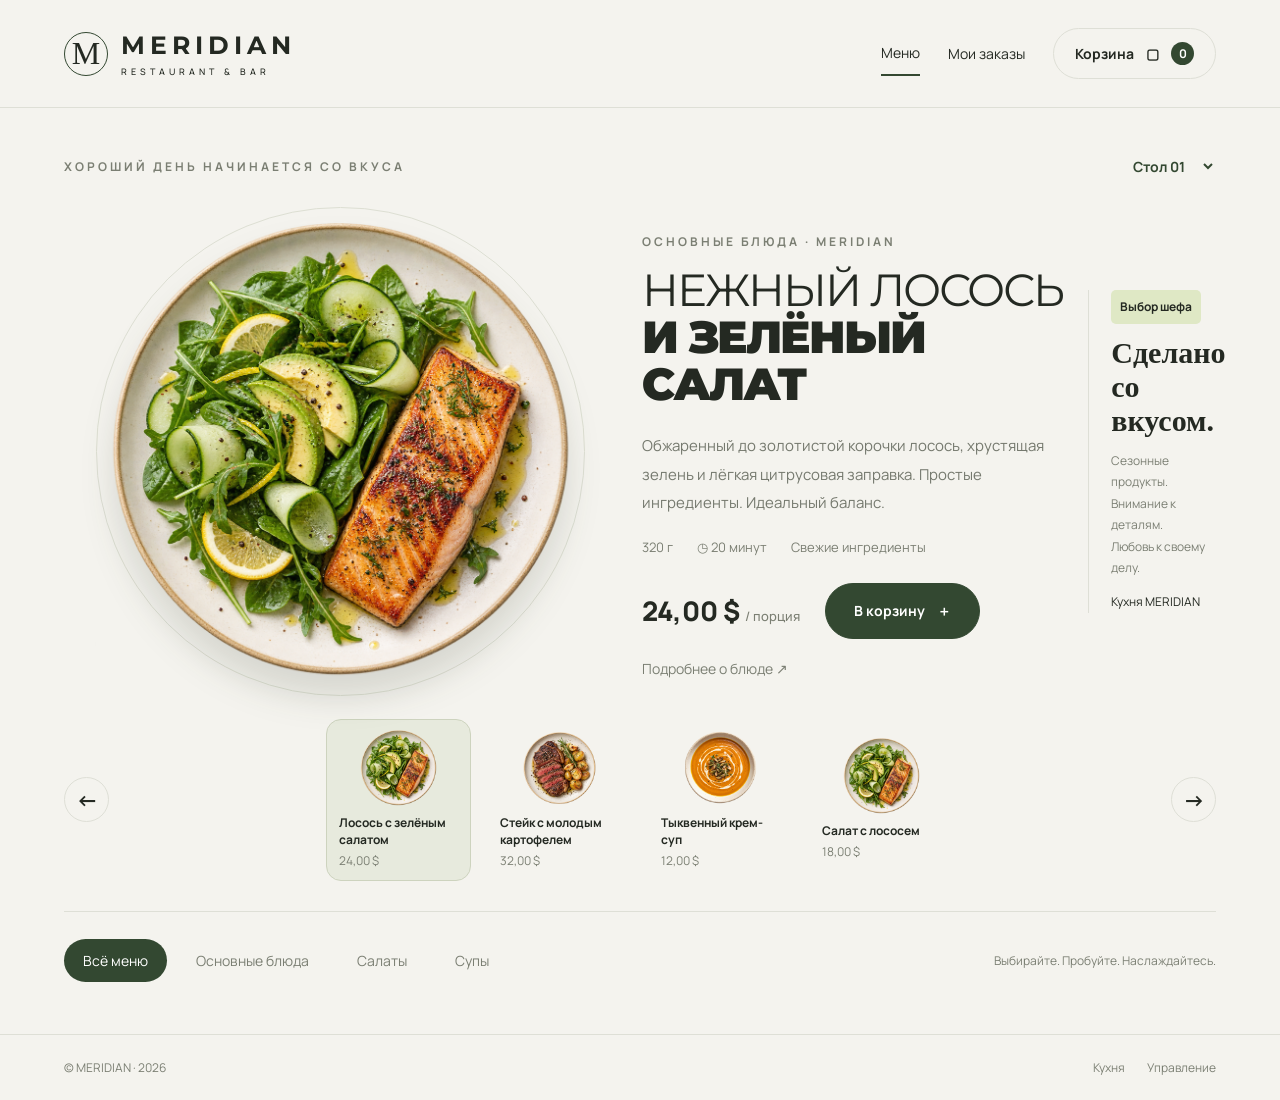
<file: index.html>
<!doctype html><html lang="ru"><head><meta charset="utf-8"><meta name="viewport" content="width=device-width,initial-scale=1"><title>MERIDIAN — меню ресторана</title><meta name="description" content="Выберите любимое блюдо. Авторская кухня ресторана Меридиан."><link rel="icon" href="data:image/svg+xml,%3Csvg xmlns='http://www.w3.org/2000/svg' viewBox='0 0 32 32'%3E%3Crect width='32' height='32' rx='16' fill='%232e422d'/%3E%3Cpath d='M8 24V9l8 10 8-10v15' fill='none' stroke='%23fff' stroke-width='2'/%3E%3C/svg%3E"><link rel="stylesheet" href="style.css"><script defer src="app.js"></script><link rel="manifest" href="./manifest.webmanifest"><meta name="theme-color" content="#2e422d"></head><body><div id="app"><p style="padding:40px;font-family:Arial">MERIDIAN · Открываем меню…</p><noscript>Для работы меню включите JavaScript и откройте index.html в браузере.</noscript></div><div id="toast" role="status"></div><dialog id="editor"></dialog></body></html>
</file>
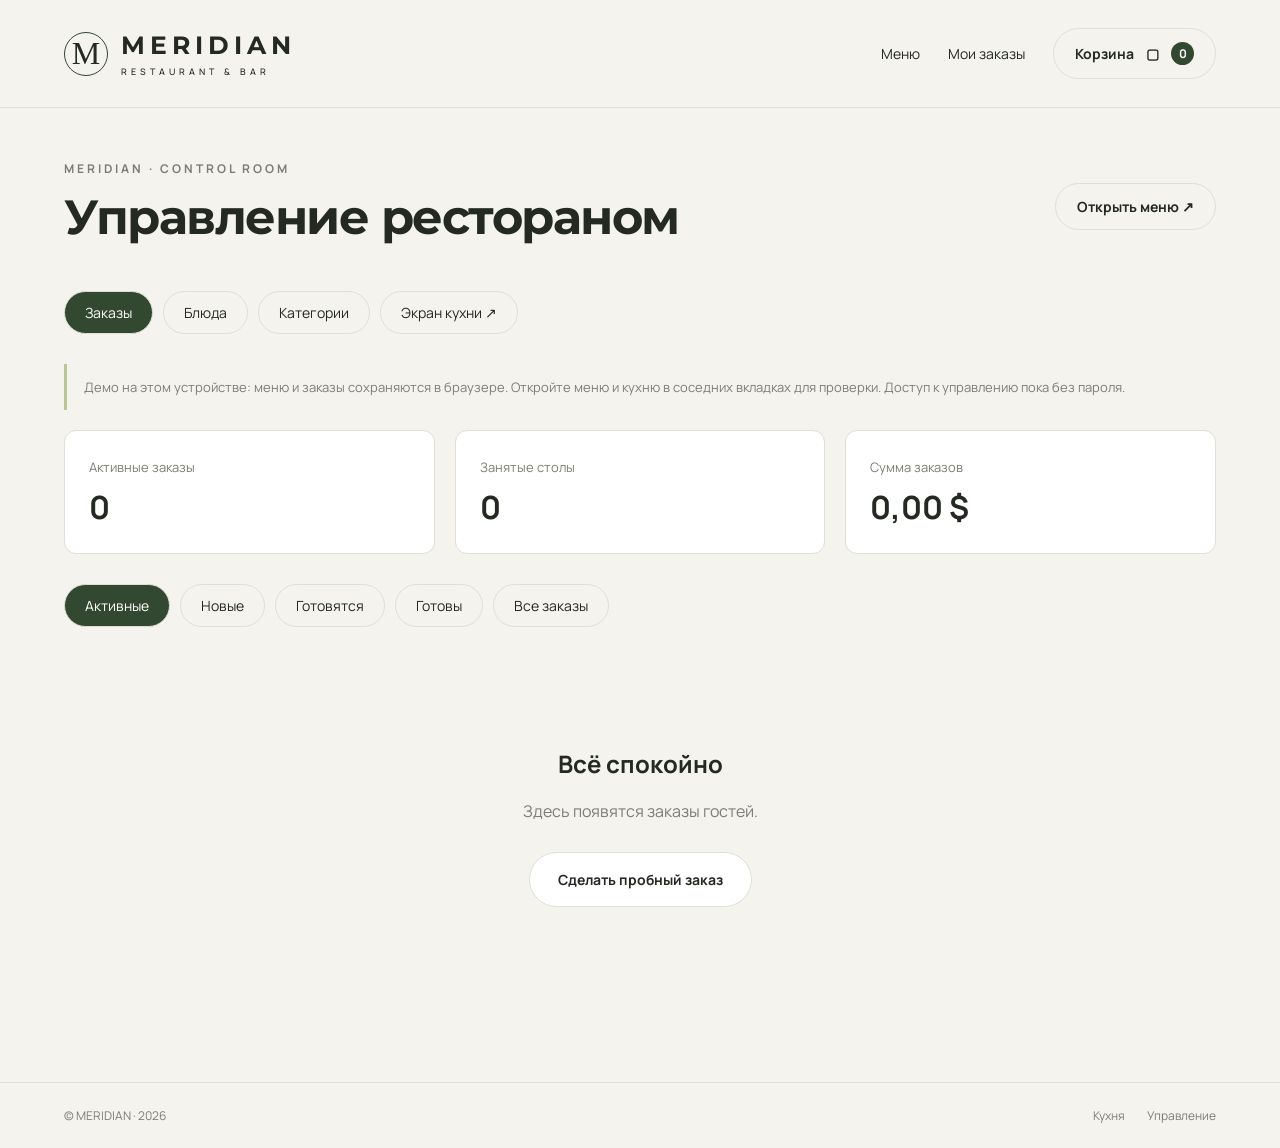
<file: admin/index.html>
<!doctype html><html lang="ru"><meta charset="utf-8"><title>MERIDIAN</title><meta http-equiv="refresh" content="0;url=../index.html#/admin"><p><a href="../index.html#/admin">Открыть admin</a></p><script>location.replace("../index.html#/admin")</script></html>
</file>
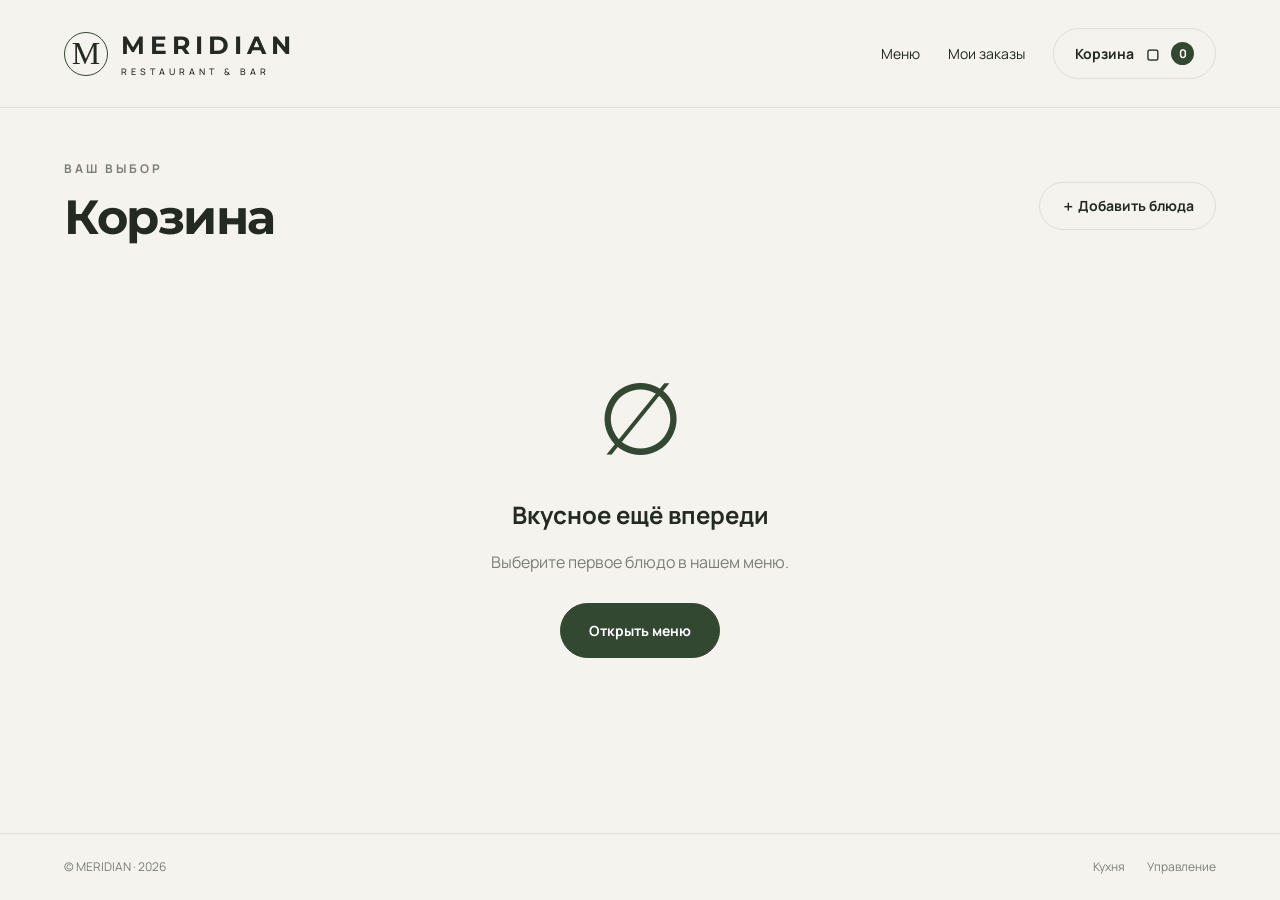
<file: cart/index.html>
<!doctype html><html lang="ru"><meta charset="utf-8"><title>MERIDIAN</title><meta http-equiv="refresh" content="0;url=../index.html#/cart"><p><a href="../index.html#/cart">Открыть cart</a></p><script>location.replace("../index.html#/cart")</script></html>
</file>
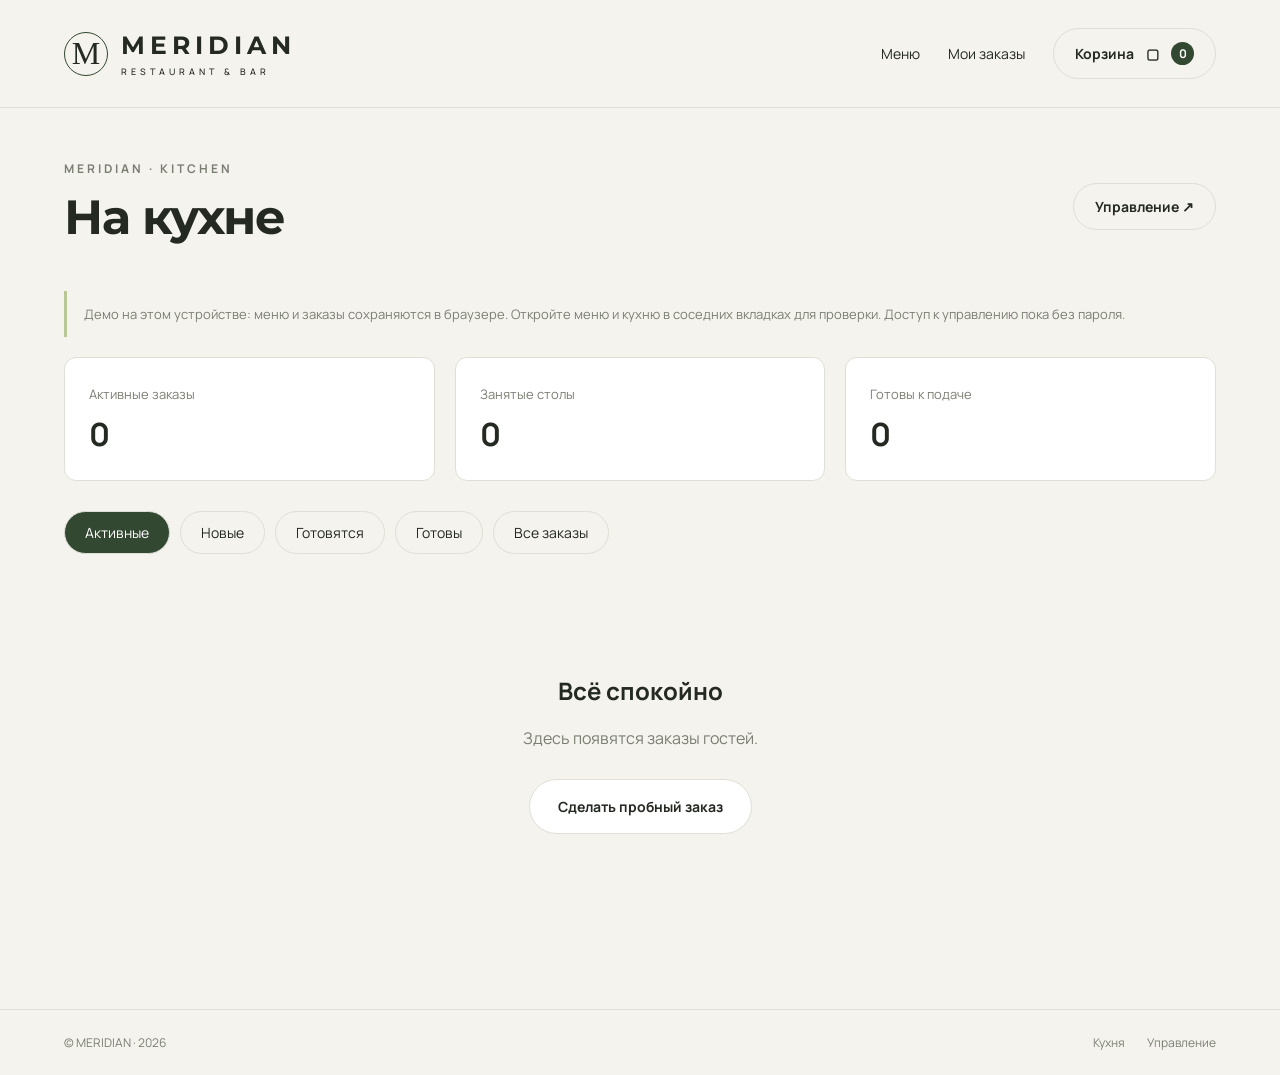
<file: kitchen/index.html>
<!doctype html><html lang="ru"><meta charset="utf-8"><title>MERIDIAN</title><meta http-equiv="refresh" content="0;url=../index.html#/kitchen"><p><a href="../index.html#/kitchen">Открыть kitchen</a></p><script>location.replace("../index.html#/kitchen")</script></html>
</file>
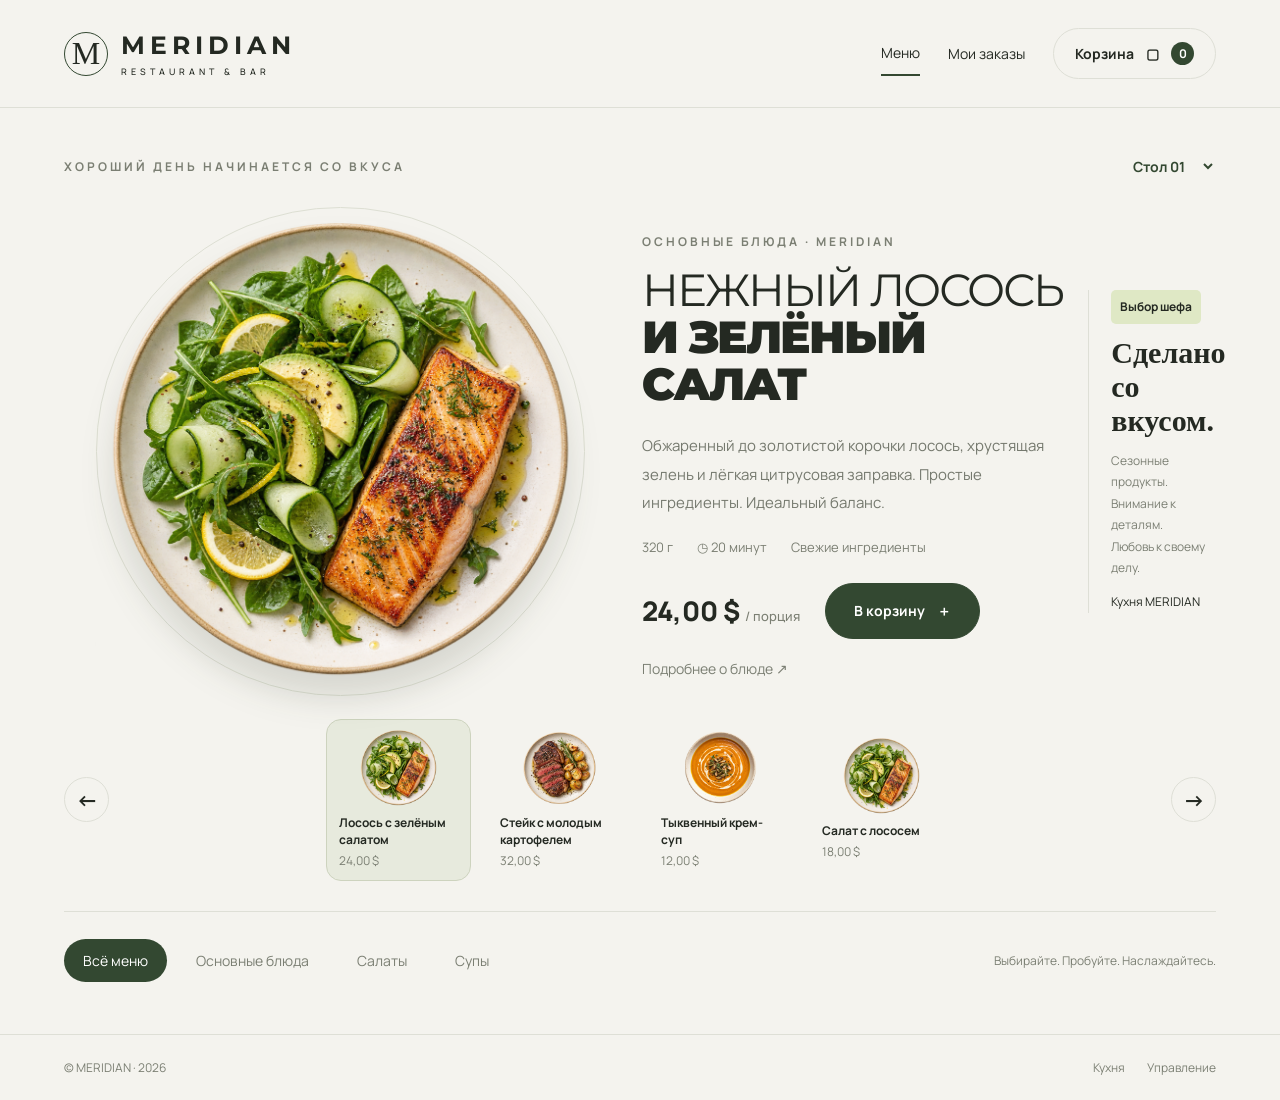
<file: MERIDIAN/index.html>
<!doctype html><html lang="ru"><head><meta charset="utf-8"><meta name="viewport" content="width=device-width,initial-scale=1"><title>MERIDIAN — меню ресторана</title><meta name="description" content="Выберите любимое блюдо. Авторская кухня ресторана Меридиан."><link rel="icon" href="data:image/svg+xml,%3Csvg xmlns='http://www.w3.org/2000/svg' viewBox='0 0 32 32'%3E%3Crect width='32' height='32' rx='16' fill='%232e422d'/%3E%3Cpath d='M8 24V9l8 10 8-10v15' fill='none' stroke='%23fff' stroke-width='2'/%3E%3C/svg%3E"><link rel="stylesheet" href="style.css"><script defer src="app.js"></script></head><body><div id="app"><p style="padding:40px;font-family:Arial">MERIDIAN · Открываем меню…</p><noscript>Для работы меню включите JavaScript и откройте index.html в браузере.</noscript></div><div id="toast" role="status"></div><dialog id="editor"></dialog></body></html>
</file>
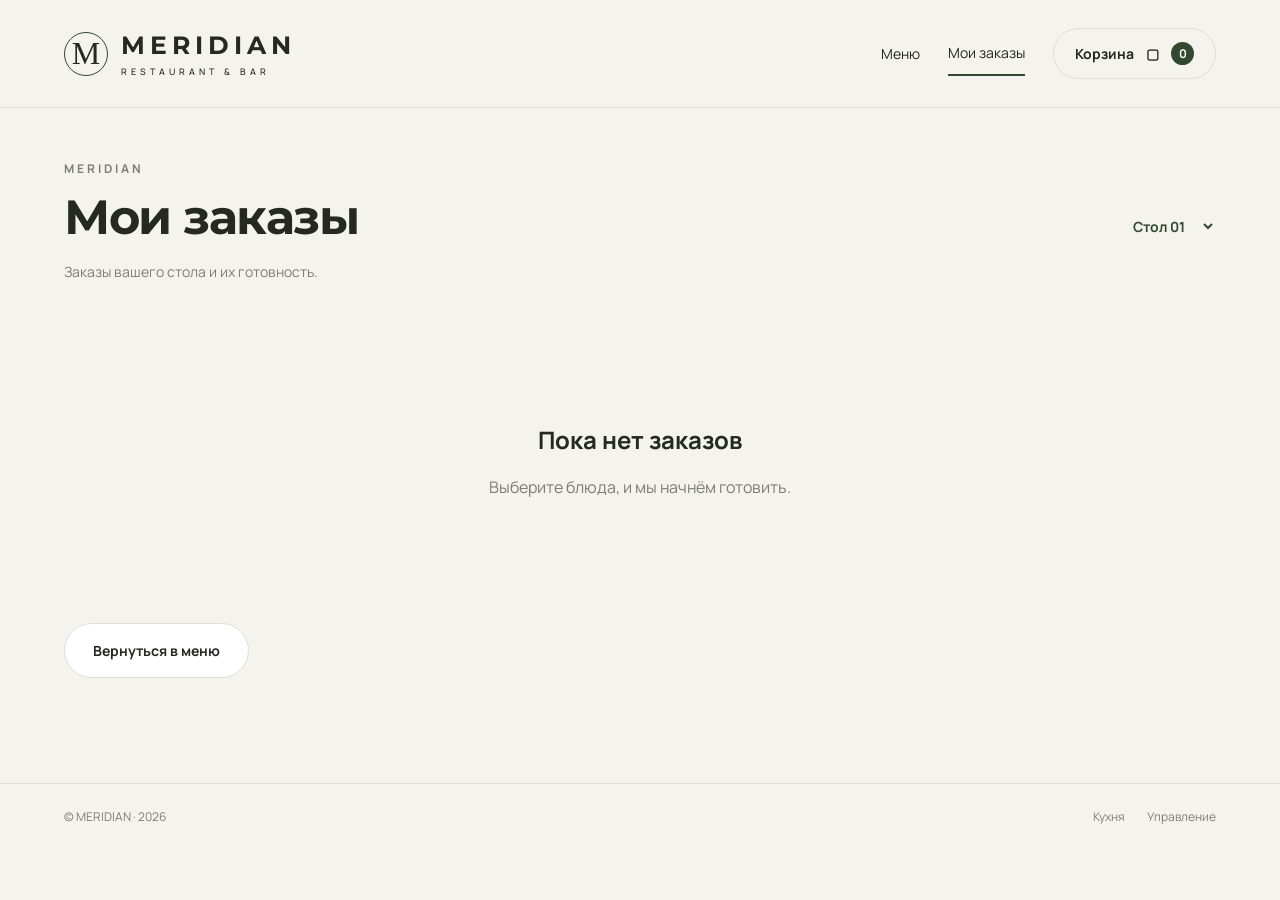
<file: orders/index.html>
<!doctype html><html lang="ru"><meta charset="utf-8"><title>MERIDIAN</title><meta http-equiv="refresh" content="0;url=../index.html#/orders"><p><a href="../index.html#/orders">Открыть orders</a></p><script>location.replace("../index.html#/orders")</script></html>
</file>
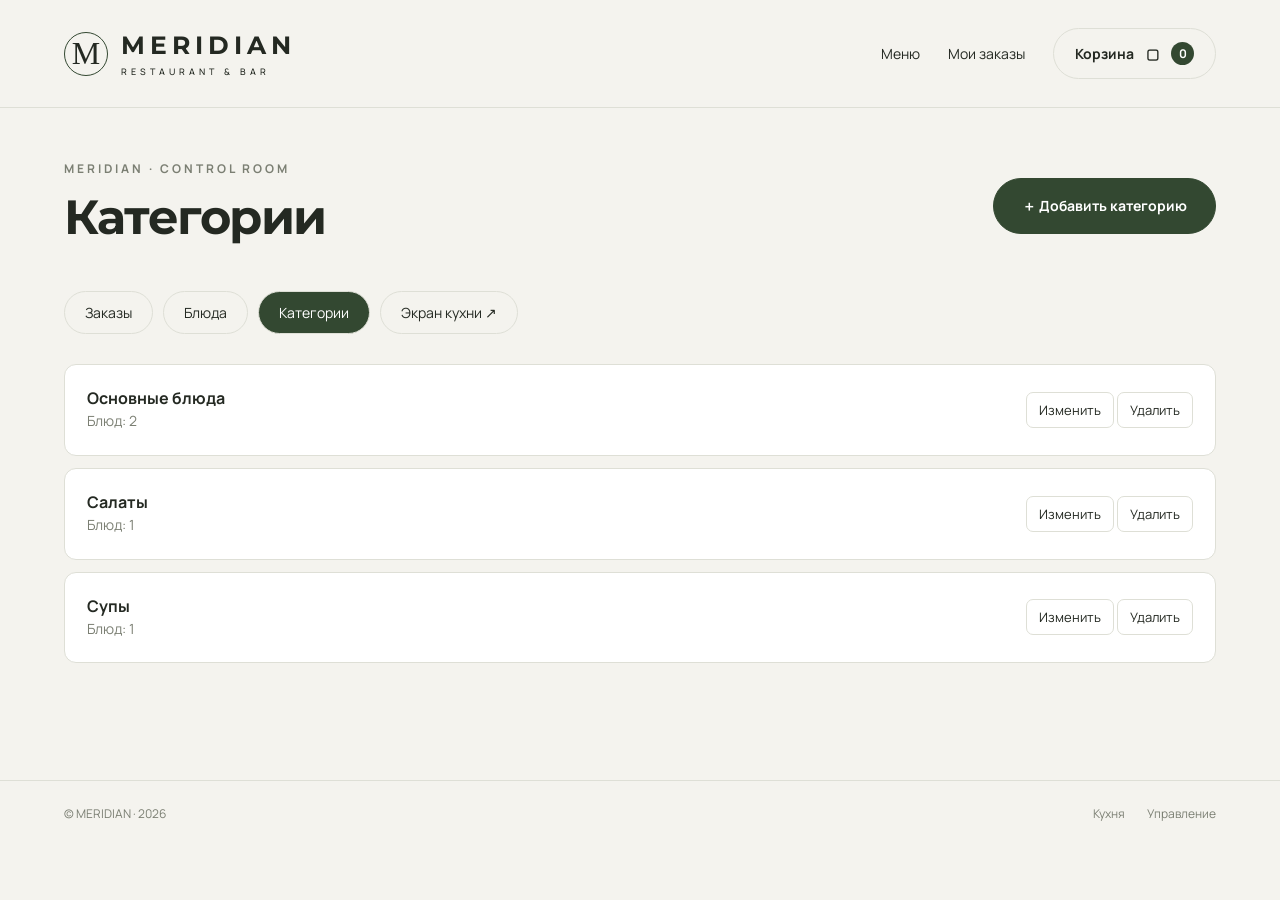
<file: admin/categories/index.html>
<!doctype html><html lang="ru"><meta charset="utf-8"><title>MERIDIAN</title><meta http-equiv="refresh" content="0;url=../../index.html#/admin/categories"><p><a href="../../index.html#/admin/categories">Открыть admin/categories</a></p><script>location.replace("../../index.html#/admin/categories")</script></html>
</file>
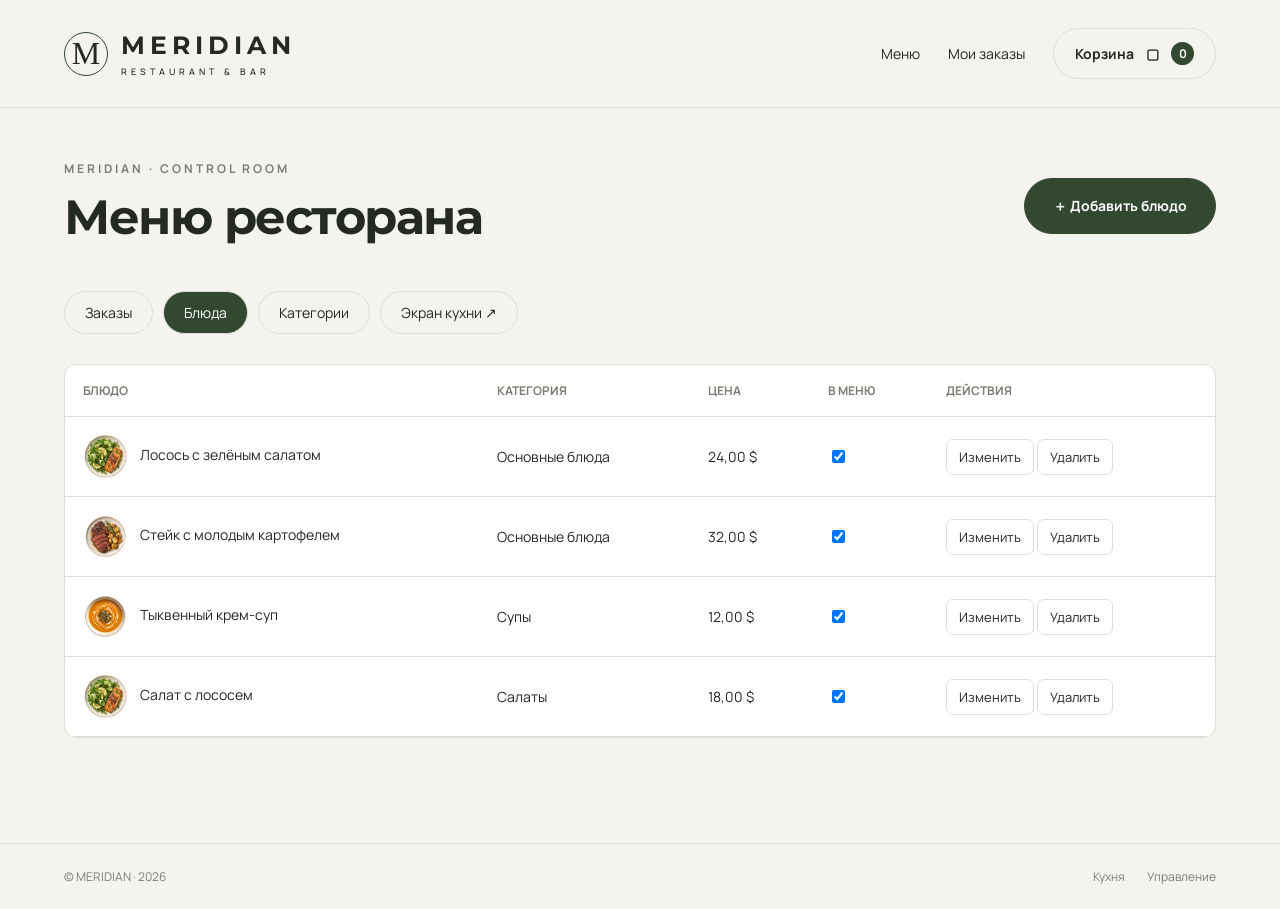
<file: admin/menu/index.html>
<!doctype html><html lang="ru"><meta charset="utf-8"><title>MERIDIAN</title><meta http-equiv="refresh" content="0;url=../../index.html#/admin/menu"><p><a href="../../index.html#/admin/menu">Открыть admin/menu</a></p><script>location.replace("../../index.html#/admin/menu")</script></html>
</file>
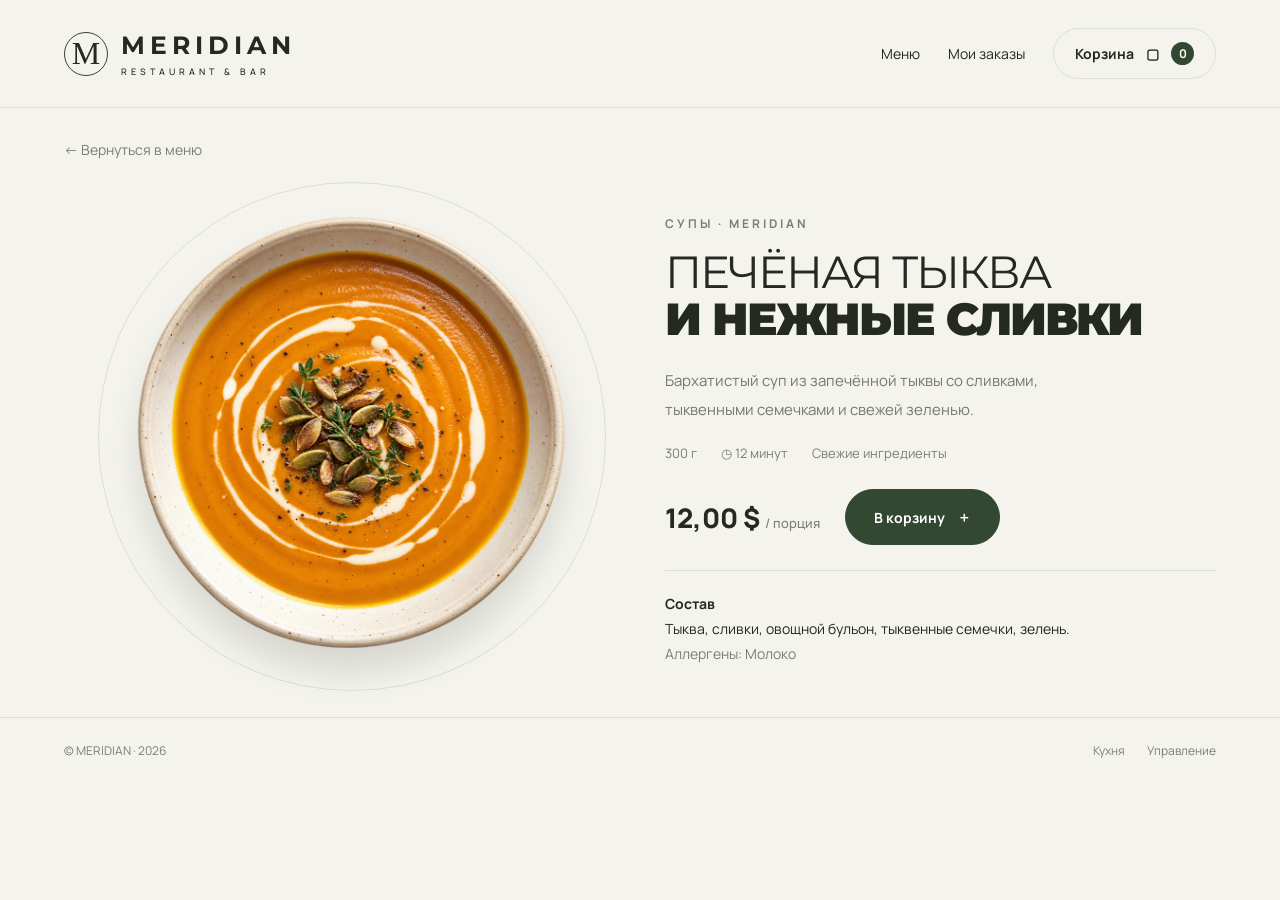
<file: dish/pumpkin/index.html>
<!doctype html><html lang="ru"><meta charset="utf-8"><title>MERIDIAN</title><meta http-equiv="refresh" content="0;url=../../index.html#/dish/pumpkin"><p><a href="../../index.html#/dish/pumpkin">Открыть dish/pumpkin</a></p><script>location.replace("../../index.html#/dish/pumpkin")</script></html>
</file>
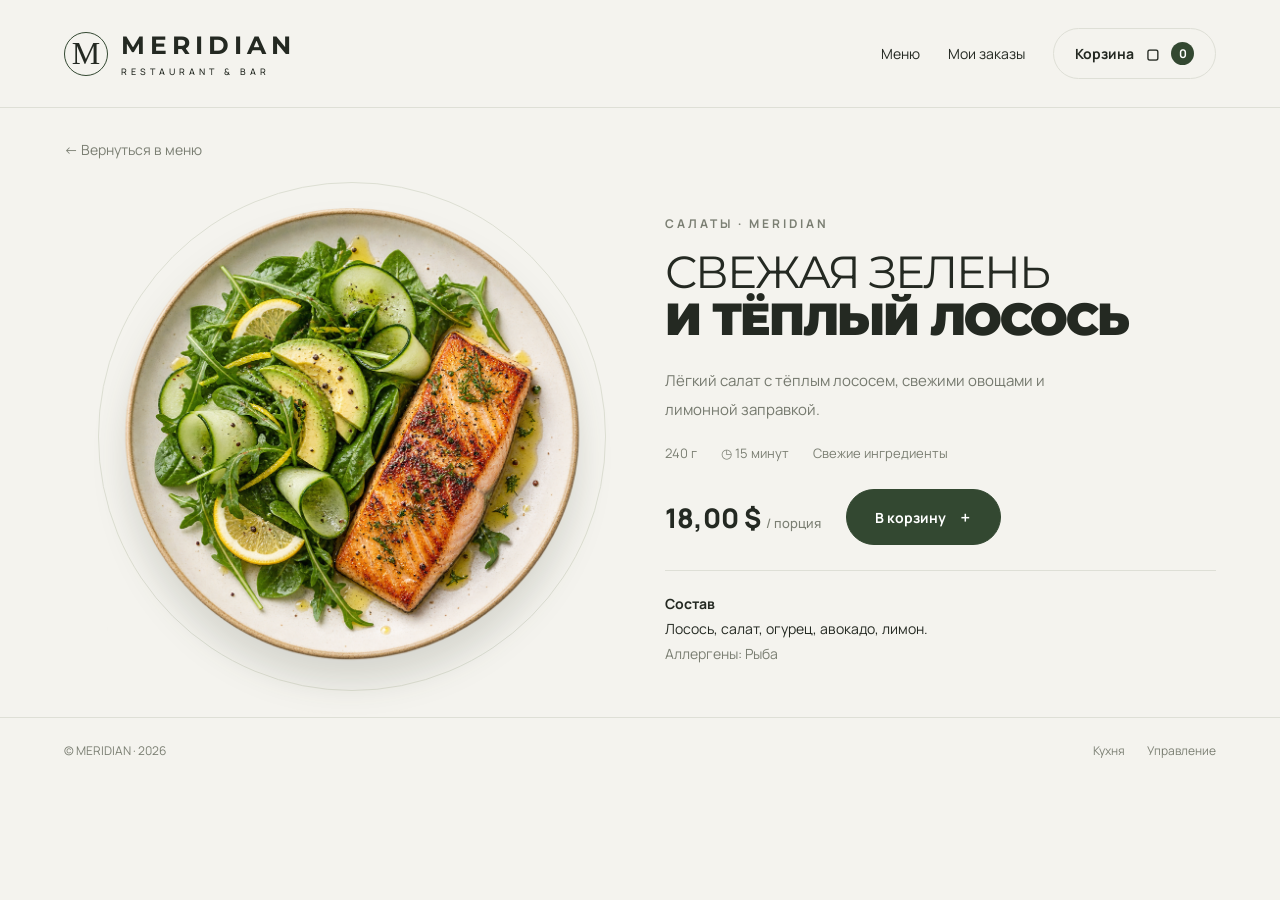
<file: dish/salad/index.html>
<!doctype html><html lang="ru"><meta charset="utf-8"><title>MERIDIAN</title><meta http-equiv="refresh" content="0;url=../../index.html#/dish/salad"><p><a href="../../index.html#/dish/salad">Открыть dish/salad</a></p><script>location.replace("../../index.html#/dish/salad")</script></html>
</file>
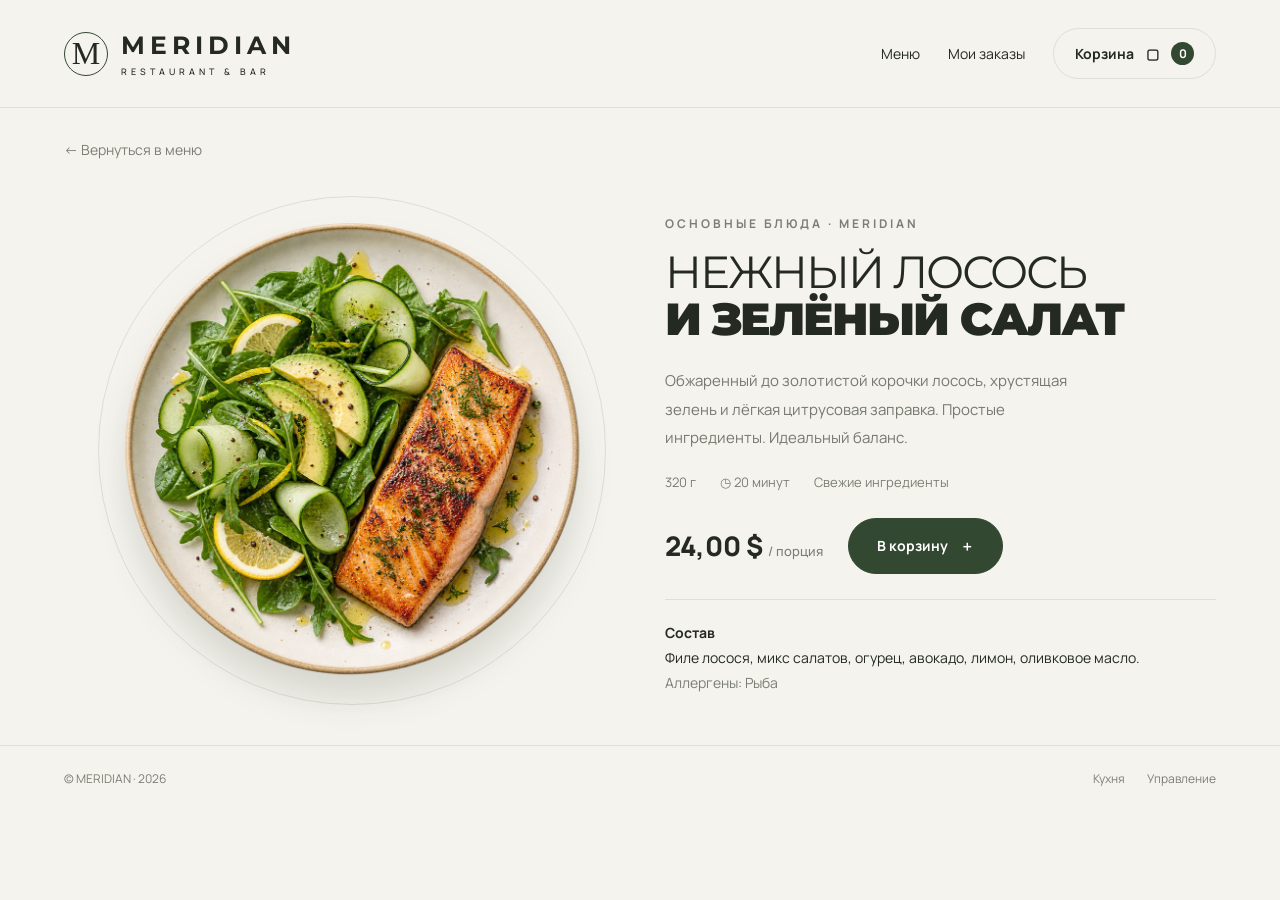
<file: dish/salmon/index.html>
<!doctype html><html lang="ru"><meta charset="utf-8"><title>MERIDIAN</title><meta http-equiv="refresh" content="0;url=../../index.html#/dish/salmon"><p><a href="../../index.html#/dish/salmon">Открыть dish/salmon</a></p><script>location.replace("../../index.html#/dish/salmon")</script></html>
</file>
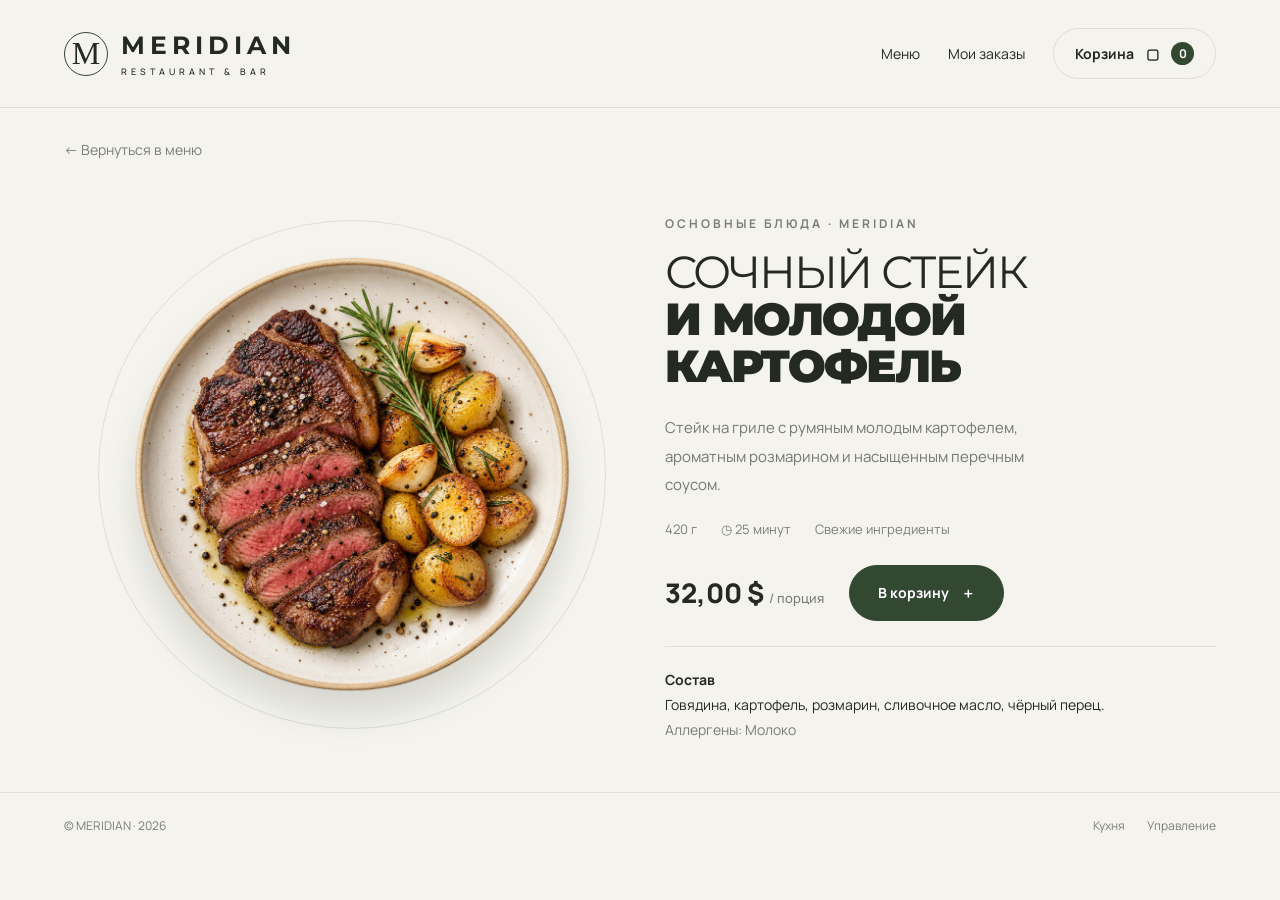
<file: dish/steak/index.html>
<!doctype html><html lang="ru"><meta charset="utf-8"><title>MERIDIAN</title><meta http-equiv="refresh" content="0;url=../../index.html#/dish/steak"><p><a href="../../index.html#/dish/steak">Открыть dish/steak</a></p><script>location.replace("../../index.html#/dish/steak")</script></html>
</file>
<file: style.css>
@import url('https://fonts.googleapis.com/css2?family=Manrope:wght@400;500;600;700;800&family=Montserrat:wght@400;600;700;800;900&display=swap');
:root{--paper:#f4f3ee;--ink:#242922;--green:#334831;--muted:#7b7f73;--line:#dedfd6;--accent:#dfe8c5}*{box-sizing:border-box}body{margin:0;background:var(--paper);color:var(--ink);font-family:Manrope,Arial,sans-serif;font-size:16px}button,input,select,textarea{font:inherit}button,a{-webkit-tap-highlight-color:transparent}button,a,input,select,textarea{outline-offset:5px}button{cursor:pointer}button:disabled{cursor:not-allowed;opacity:.45}a{color:inherit;text-decoration:none}button{color:inherit}header{height:108px;max-width:1460px;margin:auto;padding:0 5%;display:flex;align-items:center;gap:42px;border-bottom:1px solid var(--line)}.brand{font:700 25px Montserrat,Arial;letter-spacing:5px;display:inline-flex;align-items:center;gap:13px}.mark{font:400 32px Georgia;border:1px solid var(--green);border-radius:50%;width:44px;height:44px;display:grid;place-items:center;letter-spacing:-5px;padding-right:5px}.brand small{display:block;font:500 9px Manrope;letter-spacing:4px;margin-top:5px}nav{display:flex;gap:28px;align-items:center;margin-left:auto;font-size:14px}nav a{padding:12px 0}nav a.active{border-bottom:2px solid var(--green)}.pill,.btn,.icon-btn{display:inline-flex;align-items:center;justify-content:center;gap:12px;border:1px solid var(--line);background:transparent;border-radius:99px;padding:13px 21px;font-size:14px;font-weight:700;transition:background .2s,transform .2s}.btn{background:var(--green);color:white;border-color:var(--green);padding:17px 28px}.btn:hover{background:#476140;transform:translateY(-2px)}.btn.light{background:white;color:var(--ink);border-color:var(--line)}.icon-btn{width:45px;height:45px;padding:0;font-size:22px}.count{background:var(--green);color:white;width:23px;height:23px;display:grid;place-items:center;border-radius:50%;font-size:12px}.shell{max-width:1460px;margin:auto;padding:30px 5% 0}.eyebrow{text-transform:uppercase;letter-spacing:3px;font-size:12px;font-weight:700;color:var(--muted)}.topline{display:flex;justify-content:space-between;align-items:center;margin:6px 0 10px}.table-picker{border:0;background:transparent;color:var(--green);font-size:14px;font-weight:700}.hero{display:grid;grid-template-columns:48% 39% 13%;align-items:center;min-height:480px;position:relative}.plate-wrap{position:relative;display:grid;place-items:center;min-height:440px}.plate-wrap:before{content:'';position:absolute;width:88%;aspect-ratio:1;border-radius:50%;border:1px solid #dddfd3}.plate-wrap:after{content:'';position:absolute;width:73%;aspect-ratio:1;border-radius:50%;background:#e8eadf;z-index:-1}.plate{width:100%;height:460px;object-fit:contain;filter:drop-shadow(0 24px 16px #29311b24);animation:plate-in .75s cubic-bezier(.22,1,.36,1)}.dish-copy{padding:30px 0 25px 25px;animation:rise .5s ease both}.dish-copy h1{font:400 clamp(32px,3.5vw,54px)/1.05 Montserrat,Arial;letter-spacing:-2px;text-transform:uppercase;margin:16px 0 24px}.dish-copy h1 strong{font-weight:900;display:block}.description{color:#75796e;font-size:15px;line-height:1.9;max-width:410px}.meta{display:flex;gap:24px;font-size:13px;color:var(--muted);margin:20px 0 27px}.purchase{display:flex;gap:25px;align-items:center;flex-wrap:wrap}.price{font-size:27px;font-weight:800;white-space:nowrap}.price small{font-size:13px;font-weight:500;color:var(--muted)}.chef-note{border-left:1px solid var(--line);padding-left:22px;margin-left:22px;font-size:12px;line-height:1.8}.chef-note b{font:700 30px Georgia;display:block;margin:12px 0}.chef-note p{color:var(--muted)}.tag{display:inline-flex;border-radius:5px;background:var(--accent);padding:6px 9px;font-size:12px;font-weight:700}.switcher{display:flex;gap:22px;align-items:center;padding:15px 0 30px;border-bottom:1px solid var(--line)}.dish-thumbs{display:flex;gap:16px;flex:1;justify-content:center;overflow-x:auto;scrollbar-width:none}.thumb{flex:0 0 145px;border:1px solid transparent;border-radius:15px;background:transparent;padding:10px 12px;text-align:left;transition:.25s}.thumb.active{background:#e7eadd;border-color:#cdd3be}.thumb:hover{transform:translateY(-4px)}.thumb img{display:block;width:90px;height:76px;object-fit:contain;margin:auto}.thumb b{display:block;font-size:12px;margin-top:8px}.thumb span{font-size:12px;color:var(--muted)}.bottomline{display:flex;justify-content:space-between;gap:24px;align-items:center;padding:27px 0}.categories{display:flex;gap:10px;flex-wrap:wrap}.categories button{border:0;border-radius:99px;background:transparent;padding:12px 19px;font-size:14px;color:var(--muted)}.categories button.active{background:var(--green);color:white}.bottomline p{font-size:12px;color:var(--muted)}footer{max-width:1460px;margin:25px auto 0;padding:24px 5%;border-top:1px solid var(--line);display:flex;justify-content:space-between;font-size:12px;color:var(--muted)}footer div{display:flex;gap:22px}.page{max-width:1280px;margin:0 auto;padding:48px 5% 80px;animation:rise .35s}.page-heading{display:flex;justify-content:space-between;align-items:center;gap:15px;margin-bottom:35px}.page h1{font:700 clamp(30px,4vw,48px) Montserrat;margin:10px 0;letter-spacing:-1.5px}.sub{color:var(--muted);line-height:1.7;font-size:14px}.cart-layout{display:grid;grid-template-columns:1fr 350px;gap:40px}.cart-row{display:grid;grid-template-columns:100px 1fr auto;gap:20px;align-items:center;border-bottom:1px solid var(--line);padding:24px 0}.cart-row img{width:100px;height:100px;object-fit:contain}.cart-row h3{font-size:17px;margin:0 0 7px}.cart-actions{display:flex;gap:14px;align-items:center;margin-top:14px}.stepper{display:inline-flex;align-items:center;gap:5px;border:1px solid var(--line);border-radius:99px;background:white}.stepper button{background:none;border:0;width:36px;height:36px;font-size:20px}.stepper span{min-width:25px;text-align:center;font-size:14px}.link-btn{background:none;border:0;text-decoration:underline;color:var(--muted);font-size:13px}.summary{background:#e9ecdf;border-radius:18px;padding:28px;height:fit-content;position:sticky;top:20px}.summary label{display:block;font-size:14px;margin:22px 0 8px}.summary select,.summary textarea{width:100%}.summary .btn{width:100%;margin-top:24px}.total{display:flex;justify-content:space-between;font-size:23px;font-weight:800;margin:25px 0 10px}input,select,textarea{border:1px solid #ced2c3;border-radius:9px;background:white;padding:12px;color:var(--ink);min-width:0}textarea{resize:vertical;min-height:90px}.empty{text-align:center;padding:70px 20px}.empty .big{font:400 100px Georgia;color:var(--green)}.empty p{color:var(--muted);margin-bottom:30px}.toolbar{display:flex;gap:10px;flex-wrap:wrap;margin:20px 0 30px}.toolbar a,.toolbar button{border:1px solid var(--line);border-radius:99px;padding:11px 20px;background:transparent;font-size:14px}.toolbar .active{background:var(--green);color:white}.stats{display:grid;grid-template-columns:repeat(3,1fr);gap:20px;margin-bottom:30px}.stat{background:white;padding:24px;border:1px solid var(--line);border-radius:12px}.stat b{font-size:32px;display:block;margin-top:8px}.stat span{font-size:13px;color:var(--muted)}.orders{display:grid;grid-template-columns:repeat(3,1fr);gap:20px}.order{background:white;border:1px solid var(--line);border-radius:15px;padding:23px;animation:rise .4s}.order-top{display:flex;justify-content:space-between;gap:8px}.order h3{font-size:22px;margin:12px 0}.status{font-size:12px;border-radius:99px;padding:6px 10px;background:#f1e8ce;display:inline-block}.status.cooking{background:#e0e8f3}.status.ready{background:#e3edce}.status.served{background:#eee}.status.cancelled{background:#f5dedd}.order ul{list-style:none;padding:5px 0;margin:10px 0;border-top:1px solid var(--line)}.order li{display:flex;justify-content:space-between;gap:10px;font-size:14px;padding:10px 0}.order .btn{width:100%;margin-top:15px;padding:12px}.order-note{padding:10px;background:var(--paper);border-radius:5px;font-size:13px}.order-bottom{display:flex;justify-content:space-between;font-size:14px;font-weight:700}.table-wrap{overflow:auto;background:white;border-radius:12px;border:1px solid var(--line)}table{border-collapse:collapse;width:100%;font-size:14px}th,td{padding:17px 18px;text-align:left;border-bottom:1px solid var(--line);white-space:nowrap}th{font-size:12px;color:var(--muted)}td img{width:45px;height:45px;object-fit:contain;vertical-align:middle;margin-right:12px}.edit-btn{border:1px solid var(--line);border-radius:7px;background:white;padding:8px 12px;font-size:13px}.category-row{display:flex;align-items:center;justify-content:space-between;background:white;padding:22px;margin:12px 0;border-radius:12px;border:1px solid var(--line)}dialog{width:min(580px,calc(100% - 30px));border:0;border-radius:18px;padding:30px;background:var(--paper);color:var(--ink);max-height:90vh}dialog::backdrop{background:#16221170;backdrop-filter:blur(5px)}dialog h2{margin-top:0}dialog form{display:grid;gap:15px}dialog label{display:grid;gap:6px;font-size:14px}dialog .row{display:grid;grid-template-columns:1fr 1fr;gap:15px}.modal-actions{display:flex;justify-content:flex-end;gap:12px;margin-top:12px}#toast{position:fixed;bottom:25px;left:50%;transform:translate(-50%,30px);background:var(--green);color:white;border-radius:99px;padding:15px 25px;z-index:10;opacity:0;pointer-events:none;transition:.25s;max-width:90%;text-align:center;font-size:14px}#toast.show{opacity:1;transform:translate(-50%,0)}.back{font-size:14px;color:var(--muted);display:inline-block;margin-bottom:22px}.detail .hero{grid-template-columns:50% 50%;min-height:500px}.ingredients{border-top:1px solid var(--line);margin-top:25px;padding-top:20px;font-size:14px;line-height:1.8}.order-detail{max-width:700px;margin:auto}.notice{border-left:3px solid #b9c696;padding:12px 17px;font-size:13px;line-height:1.7;color:var(--muted);margin:20px 0}.mobile-menu{display:none}.drawer{position:fixed;right:0;top:0;height:100%;width:min(350px,90vw);background:var(--paper);z-index:20;padding:35px;box-shadow:-20px 0 100px #0003;animation:rise .3s}.drawer a{display:block;padding:18px 0;border-bottom:1px solid var(--line)}@keyframes rise{from{opacity:0;transform:translateY(18px)}to{opacity:1;transform:translateY(0)}}@keyframes plate-in{from{opacity:0;transform:translateY(35px) rotate(-15deg) scale(.93)}to{opacity:1;transform:translateY(0) rotate(0) scale(1)}}@media(min-width:1500px){.hero{min-height:550px}.plate{height:520px}}@media(max-width:1050px){.hero{grid-template-columns:50% 50%}.chef-note{display:none}header{gap:15px}.brand{font-size:20px;letter-spacing:3px}nav{gap:16px}.plate{height:370px}.plate-wrap{min-height:370px}.orders{grid-template-columns:repeat(2,1fr)}.cart-layout{grid-template-columns:1fr 310px}}@media(max-width:700px){header{height:84px;padding:0 6%;justify-content:space-between}.brand{font-size:18px;letter-spacing:3px}.mark{width:35px;height:35px;font-size:26px}nav{margin:0;gap:10px}nav>a:not(.cart-link){display:none}.cart-link{padding:9px 13px!important}.cart-link .cart-label{display:none}.mobile-menu{display:inline-flex}.shell{padding:23px 6% 0}.topline{margin-bottom:0}.hero{display:flex;flex-direction:column;min-height:0}.plate-wrap{min-height:0;width:100%;height:295px}.plate{height:310px;width:100%}.plate-wrap:before{width:78%}.plate-wrap:after{width:65%}.dish-copy{padding:0 0 25px;width:100%}.dish-copy h1{font-size:38px;letter-spacing:-1.5px;margin:13px 0 17px}.description{font-size:14px;line-height:1.7}.meta{margin:16px 0 20px}.purchase{justify-content:space-between;gap:10px}.price{font-size:25px}.btn{padding:15px 23px}.switcher{gap:8px;padding:8px 0 22px}.switcher>.icon-btn{display:none}.dish-thumbs{justify-content:flex-start;gap:8px}.thumb{flex-basis:122px;padding:8px}.thumb img{height:65px}.bottomline{padding:18px 0;display:block}.categories{gap:2px;flex-wrap:nowrap;overflow:auto;white-space:nowrap}.categories button{padding:11px 14px}.bottomline p{display:none}footer{margin-top:15px;padding:20px 6%;font-size:11px}footer div{gap:12px}.page{padding:30px 6% 50px}.page-heading{align-items:flex-start;flex-wrap:wrap;margin-bottom:20px}.page h1{font-size:32px}.cart-layout{display:block}.cart-row{grid-template-columns:75px 1fr auto;gap:12px}.cart-row img{width:75px;height:85px}.cart-row h3{font-size:14px}.cart-row>b{font-size:14px}.summary{margin-top:25px;position:static}.stats{gap:8px}.stat{padding:15px 12px}.stat b{font-size:25px}.stat span{font-size:12px}.orders{grid-template-columns:1fr}.detail .hero{display:flex}.detail .plate-wrap{height:300px}.toolbar{gap:6px}.toolbar a,.toolbar button{font-size:13px;padding:10px 15px}.page-heading .btn{padding:12px 20px;font-size:13px}dialog{padding:22px}dialog .row{grid-template-columns:1fr}.category-row{padding:16px;gap:12px}.category-row>div{display:flex;gap:5px}.order-detail .empty{padding:30px 0}.table-picker{max-width:130px}.eyebrow{font-size:11px;letter-spacing:2px}}@media(prefers-reduced-motion:reduce){*,*:before,*:after{animation:none!important;transition:none!important;scroll-behavior:auto!important}}
</file>
<file: MERIDIAN/style.css>
@import url('https://fonts.googleapis.com/css2?family=Manrope:wght@400;500;600;700;800&family=Montserrat:wght@400;600;700;800;900&display=swap');
:root{--paper:#f4f3ee;--ink:#242922;--green:#334831;--muted:#7b7f73;--line:#dedfd6;--accent:#dfe8c5}*{box-sizing:border-box}body{margin:0;background:var(--paper);color:var(--ink);font-family:Manrope,Arial,sans-serif;font-size:16px}button,input,select,textarea{font:inherit}button,a{-webkit-tap-highlight-color:transparent}button,a,input,select,textarea{outline-offset:5px}button{cursor:pointer}button:disabled{cursor:not-allowed;opacity:.45}a{color:inherit;text-decoration:none}button{color:inherit}header{height:108px;max-width:1460px;margin:auto;padding:0 5%;display:flex;align-items:center;gap:42px;border-bottom:1px solid var(--line)}.brand{font:700 25px Montserrat,Arial;letter-spacing:5px;display:inline-flex;align-items:center;gap:13px}.mark{font:400 32px Georgia;border:1px solid var(--green);border-radius:50%;width:44px;height:44px;display:grid;place-items:center;letter-spacing:-5px;padding-right:5px}.brand small{display:block;font:500 9px Manrope;letter-spacing:4px;margin-top:5px}nav{display:flex;gap:28px;align-items:center;margin-left:auto;font-size:14px}nav a{padding:12px 0}nav a.active{border-bottom:2px solid var(--green)}.pill,.btn,.icon-btn{display:inline-flex;align-items:center;justify-content:center;gap:12px;border:1px solid var(--line);background:transparent;border-radius:99px;padding:13px 21px;font-size:14px;font-weight:700;transition:background .2s,transform .2s}.btn{background:var(--green);color:white;border-color:var(--green);padding:17px 28px}.btn:hover{background:#476140;transform:translateY(-2px)}.btn.light{background:white;color:var(--ink);border-color:var(--line)}.icon-btn{width:45px;height:45px;padding:0;font-size:22px}.count{background:var(--green);color:white;width:23px;height:23px;display:grid;place-items:center;border-radius:50%;font-size:12px}.shell{max-width:1460px;margin:auto;padding:30px 5% 0}.eyebrow{text-transform:uppercase;letter-spacing:3px;font-size:12px;font-weight:700;color:var(--muted)}.topline{display:flex;justify-content:space-between;align-items:center;margin:6px 0 10px}.table-picker{border:0;background:transparent;color:var(--green);font-size:14px;font-weight:700}.hero{display:grid;grid-template-columns:48% 39% 13%;align-items:center;min-height:480px;position:relative}.plate-wrap{position:relative;display:grid;place-items:center;min-height:440px}.plate-wrap:before{content:'';position:absolute;width:88%;aspect-ratio:1;border-radius:50%;border:1px solid #dddfd3}.plate-wrap:after{content:'';position:absolute;width:73%;aspect-ratio:1;border-radius:50%;background:#e8eadf;z-index:-1}.plate{width:100%;height:460px;object-fit:contain;filter:drop-shadow(0 24px 16px #29311b24);animation:plate-in .75s cubic-bezier(.22,1,.36,1)}.dish-copy{padding:30px 0 25px 25px;animation:rise .5s ease both}.dish-copy h1{font:400 clamp(32px,3.5vw,54px)/1.05 Montserrat,Arial;letter-spacing:-2px;text-transform:uppercase;margin:16px 0 24px}.dish-copy h1 strong{font-weight:900;display:block}.description{color:#75796e;font-size:15px;line-height:1.9;max-width:410px}.meta{display:flex;gap:24px;font-size:13px;color:var(--muted);margin:20px 0 27px}.purchase{display:flex;gap:25px;align-items:center;flex-wrap:wrap}.price{font-size:27px;font-weight:800;white-space:nowrap}.price small{font-size:13px;font-weight:500;color:var(--muted)}.chef-note{border-left:1px solid var(--line);padding-left:22px;margin-left:22px;font-size:12px;line-height:1.8}.chef-note b{font:700 30px Georgia;display:block;margin:12px 0}.chef-note p{color:var(--muted)}.tag{display:inline-flex;border-radius:5px;background:var(--accent);padding:6px 9px;font-size:12px;font-weight:700}.switcher{display:flex;gap:22px;align-items:center;padding:15px 0 30px;border-bottom:1px solid var(--line)}.dish-thumbs{display:flex;gap:16px;flex:1;justify-content:center;overflow-x:auto;scrollbar-width:none}.thumb{flex:0 0 145px;border:1px solid transparent;border-radius:15px;background:transparent;padding:10px 12px;text-align:left;transition:.25s}.thumb.active{background:#e7eadd;border-color:#cdd3be}.thumb:hover{transform:translateY(-4px)}.thumb img{display:block;width:90px;height:76px;object-fit:contain;margin:auto}.thumb b{display:block;font-size:12px;margin-top:8px}.thumb span{font-size:12px;color:var(--muted)}.bottomline{display:flex;justify-content:space-between;gap:24px;align-items:center;padding:27px 0}.categories{display:flex;gap:10px;flex-wrap:wrap}.categories button{border:0;border-radius:99px;background:transparent;padding:12px 19px;font-size:14px;color:var(--muted)}.categories button.active{background:var(--green);color:white}.bottomline p{font-size:12px;color:var(--muted)}footer{max-width:1460px;margin:25px auto 0;padding:24px 5%;border-top:1px solid var(--line);display:flex;justify-content:space-between;font-size:12px;color:var(--muted)}footer div{display:flex;gap:22px}.page{max-width:1280px;margin:0 auto;padding:48px 5% 80px;animation:rise .35s}.page-heading{display:flex;justify-content:space-between;align-items:center;gap:15px;margin-bottom:35px}.page h1{font:700 clamp(30px,4vw,48px) Montserrat;margin:10px 0;letter-spacing:-1.5px}.sub{color:var(--muted);line-height:1.7;font-size:14px}.cart-layout{display:grid;grid-template-columns:1fr 350px;gap:40px}.cart-row{display:grid;grid-template-columns:100px 1fr auto;gap:20px;align-items:center;border-bottom:1px solid var(--line);padding:24px 0}.cart-row img{width:100px;height:100px;object-fit:contain}.cart-row h3{font-size:17px;margin:0 0 7px}.cart-actions{display:flex;gap:14px;align-items:center;margin-top:14px}.stepper{display:inline-flex;align-items:center;gap:5px;border:1px solid var(--line);border-radius:99px;background:white}.stepper button{background:none;border:0;width:36px;height:36px;font-size:20px}.stepper span{min-width:25px;text-align:center;font-size:14px}.link-btn{background:none;border:0;text-decoration:underline;color:var(--muted);font-size:13px}.summary{background:#e9ecdf;border-radius:18px;padding:28px;height:fit-content;position:sticky;top:20px}.summary label{display:block;font-size:14px;margin:22px 0 8px}.summary select,.summary textarea{width:100%}.summary .btn{width:100%;margin-top:24px}.total{display:flex;justify-content:space-between;font-size:23px;font-weight:800;margin:25px 0 10px}input,select,textarea{border:1px solid #ced2c3;border-radius:9px;background:white;padding:12px;color:var(--ink);min-width:0}textarea{resize:vertical;min-height:90px}.empty{text-align:center;padding:70px 20px}.empty .big{font:400 100px Georgia;color:var(--green)}.empty p{color:var(--muted);margin-bottom:30px}.toolbar{display:flex;gap:10px;flex-wrap:wrap;margin:20px 0 30px}.toolbar a,.toolbar button{border:1px solid var(--line);border-radius:99px;padding:11px 20px;background:transparent;font-size:14px}.toolbar .active{background:var(--green);color:white}.stats{display:grid;grid-template-columns:repeat(3,1fr);gap:20px;margin-bottom:30px}.stat{background:white;padding:24px;border:1px solid var(--line);border-radius:12px}.stat b{font-size:32px;display:block;margin-top:8px}.stat span{font-size:13px;color:var(--muted)}.orders{display:grid;grid-template-columns:repeat(3,1fr);gap:20px}.order{background:white;border:1px solid var(--line);border-radius:15px;padding:23px;animation:rise .4s}.order-top{display:flex;justify-content:space-between;gap:8px}.order h3{font-size:22px;margin:12px 0}.status{font-size:12px;border-radius:99px;padding:6px 10px;background:#f1e8ce;display:inline-block}.status.cooking{background:#e0e8f3}.status.ready{background:#e3edce}.status.served{background:#eee}.status.cancelled{background:#f5dedd}.order ul{list-style:none;padding:5px 0;margin:10px 0;border-top:1px solid var(--line)}.order li{display:flex;justify-content:space-between;gap:10px;font-size:14px;padding:10px 0}.order .btn{width:100%;margin-top:15px;padding:12px}.order-note{padding:10px;background:var(--paper);border-radius:5px;font-size:13px}.order-bottom{display:flex;justify-content:space-between;font-size:14px;font-weight:700}.table-wrap{overflow:auto;background:white;border-radius:12px;border:1px solid var(--line)}table{border-collapse:collapse;width:100%;font-size:14px}th,td{padding:17px 18px;text-align:left;border-bottom:1px solid var(--line);white-space:nowrap}th{font-size:12px;color:var(--muted)}td img{width:45px;height:45px;object-fit:contain;vertical-align:middle;margin-right:12px}.edit-btn{border:1px solid var(--line);border-radius:7px;background:white;padding:8px 12px;font-size:13px}.category-row{display:flex;align-items:center;justify-content:space-between;background:white;padding:22px;margin:12px 0;border-radius:12px;border:1px solid var(--line)}dialog{width:min(580px,calc(100% - 30px));border:0;border-radius:18px;padding:30px;background:var(--paper);color:var(--ink);max-height:90vh}dialog::backdrop{background:#16221170;backdrop-filter:blur(5px)}dialog h2{margin-top:0}dialog form{display:grid;gap:15px}dialog label{display:grid;gap:6px;font-size:14px}dialog .row{display:grid;grid-template-columns:1fr 1fr;gap:15px}.modal-actions{display:flex;justify-content:flex-end;gap:12px;margin-top:12px}#toast{position:fixed;bottom:25px;left:50%;transform:translate(-50%,30px);background:var(--green);color:white;border-radius:99px;padding:15px 25px;z-index:10;opacity:0;pointer-events:none;transition:.25s;max-width:90%;text-align:center;font-size:14px}#toast.show{opacity:1;transform:translate(-50%,0)}.back{font-size:14px;color:var(--muted);display:inline-block;margin-bottom:22px}.detail .hero{grid-template-columns:50% 50%;min-height:500px}.ingredients{border-top:1px solid var(--line);margin-top:25px;padding-top:20px;font-size:14px;line-height:1.8}.order-detail{max-width:700px;margin:auto}.notice{border-left:3px solid #b9c696;padding:12px 17px;font-size:13px;line-height:1.7;color:var(--muted);margin:20px 0}.mobile-menu{display:none}.drawer{position:fixed;right:0;top:0;height:100%;width:min(350px,90vw);background:var(--paper);z-index:20;padding:35px;box-shadow:-20px 0 100px #0003;animation:rise .3s}.drawer a{display:block;padding:18px 0;border-bottom:1px solid var(--line)}@keyframes rise{from{opacity:0;transform:translateY(18px)}to{opacity:1;transform:translateY(0)}}@keyframes plate-in{from{opacity:0;transform:translateY(35px) rotate(-15deg) scale(.93)}to{opacity:1;transform:translateY(0) rotate(0) scale(1)}}@media(min-width:1500px){.hero{min-height:550px}.plate{height:520px}}@media(max-width:1050px){.hero{grid-template-columns:50% 50%}.chef-note{display:none}header{gap:15px}.brand{font-size:20px;letter-spacing:3px}nav{gap:16px}.plate{height:370px}.plate-wrap{min-height:370px}.orders{grid-template-columns:repeat(2,1fr)}.cart-layout{grid-template-columns:1fr 310px}}@media(max-width:700px){header{height:84px;padding:0 6%;justify-content:space-between}.brand{font-size:18px;letter-spacing:3px}.mark{width:35px;height:35px;font-size:26px}nav{margin:0;gap:10px}nav>a:not(.cart-link){display:none}.cart-link{padding:9px 13px!important}.cart-link .cart-label{display:none}.mobile-menu{display:inline-flex}.shell{padding:23px 6% 0}.topline{margin-bottom:0}.hero{display:flex;flex-direction:column;min-height:0}.plate-wrap{min-height:0;width:100%;height:295px}.plate{height:310px;width:100%}.plate-wrap:before{width:78%}.plate-wrap:after{width:65%}.dish-copy{padding:0 0 25px;width:100%}.dish-copy h1{font-size:38px;letter-spacing:-1.5px;margin:13px 0 17px}.description{font-size:14px;line-height:1.7}.meta{margin:16px 0 20px}.purchase{justify-content:space-between;gap:10px}.price{font-size:25px}.btn{padding:15px 23px}.switcher{gap:8px;padding:8px 0 22px}.switcher>.icon-btn{display:none}.dish-thumbs{justify-content:flex-start;gap:8px}.thumb{flex-basis:122px;padding:8px}.thumb img{height:65px}.bottomline{padding:18px 0;display:block}.categories{gap:2px;flex-wrap:nowrap;overflow:auto;white-space:nowrap}.categories button{padding:11px 14px}.bottomline p{display:none}footer{margin-top:15px;padding:20px 6%;font-size:11px}footer div{gap:12px}.page{padding:30px 6% 50px}.page-heading{align-items:flex-start;flex-wrap:wrap;margin-bottom:20px}.page h1{font-size:32px}.cart-layout{display:block}.cart-row{grid-template-columns:75px 1fr auto;gap:12px}.cart-row img{width:75px;height:85px}.cart-row h3{font-size:14px}.cart-row>b{font-size:14px}.summary{margin-top:25px;position:static}.stats{gap:8px}.stat{padding:15px 12px}.stat b{font-size:25px}.stat span{font-size:12px}.orders{grid-template-columns:1fr}.detail .hero{display:flex}.detail .plate-wrap{height:300px}.toolbar{gap:6px}.toolbar a,.toolbar button{font-size:13px;padding:10px 15px}.page-heading .btn{padding:12px 20px;font-size:13px}dialog{padding:22px}dialog .row{grid-template-columns:1fr}.category-row{padding:16px;gap:12px}.category-row>div{display:flex;gap:5px}.order-detail .empty{padding:30px 0}.table-picker{max-width:130px}.eyebrow{font-size:11px;letter-spacing:2px}}@media(prefers-reduced-motion:reduce){*,*:before,*:after{animation:none!important;transition:none!important;scroll-behavior:auto!important}}
</file>
